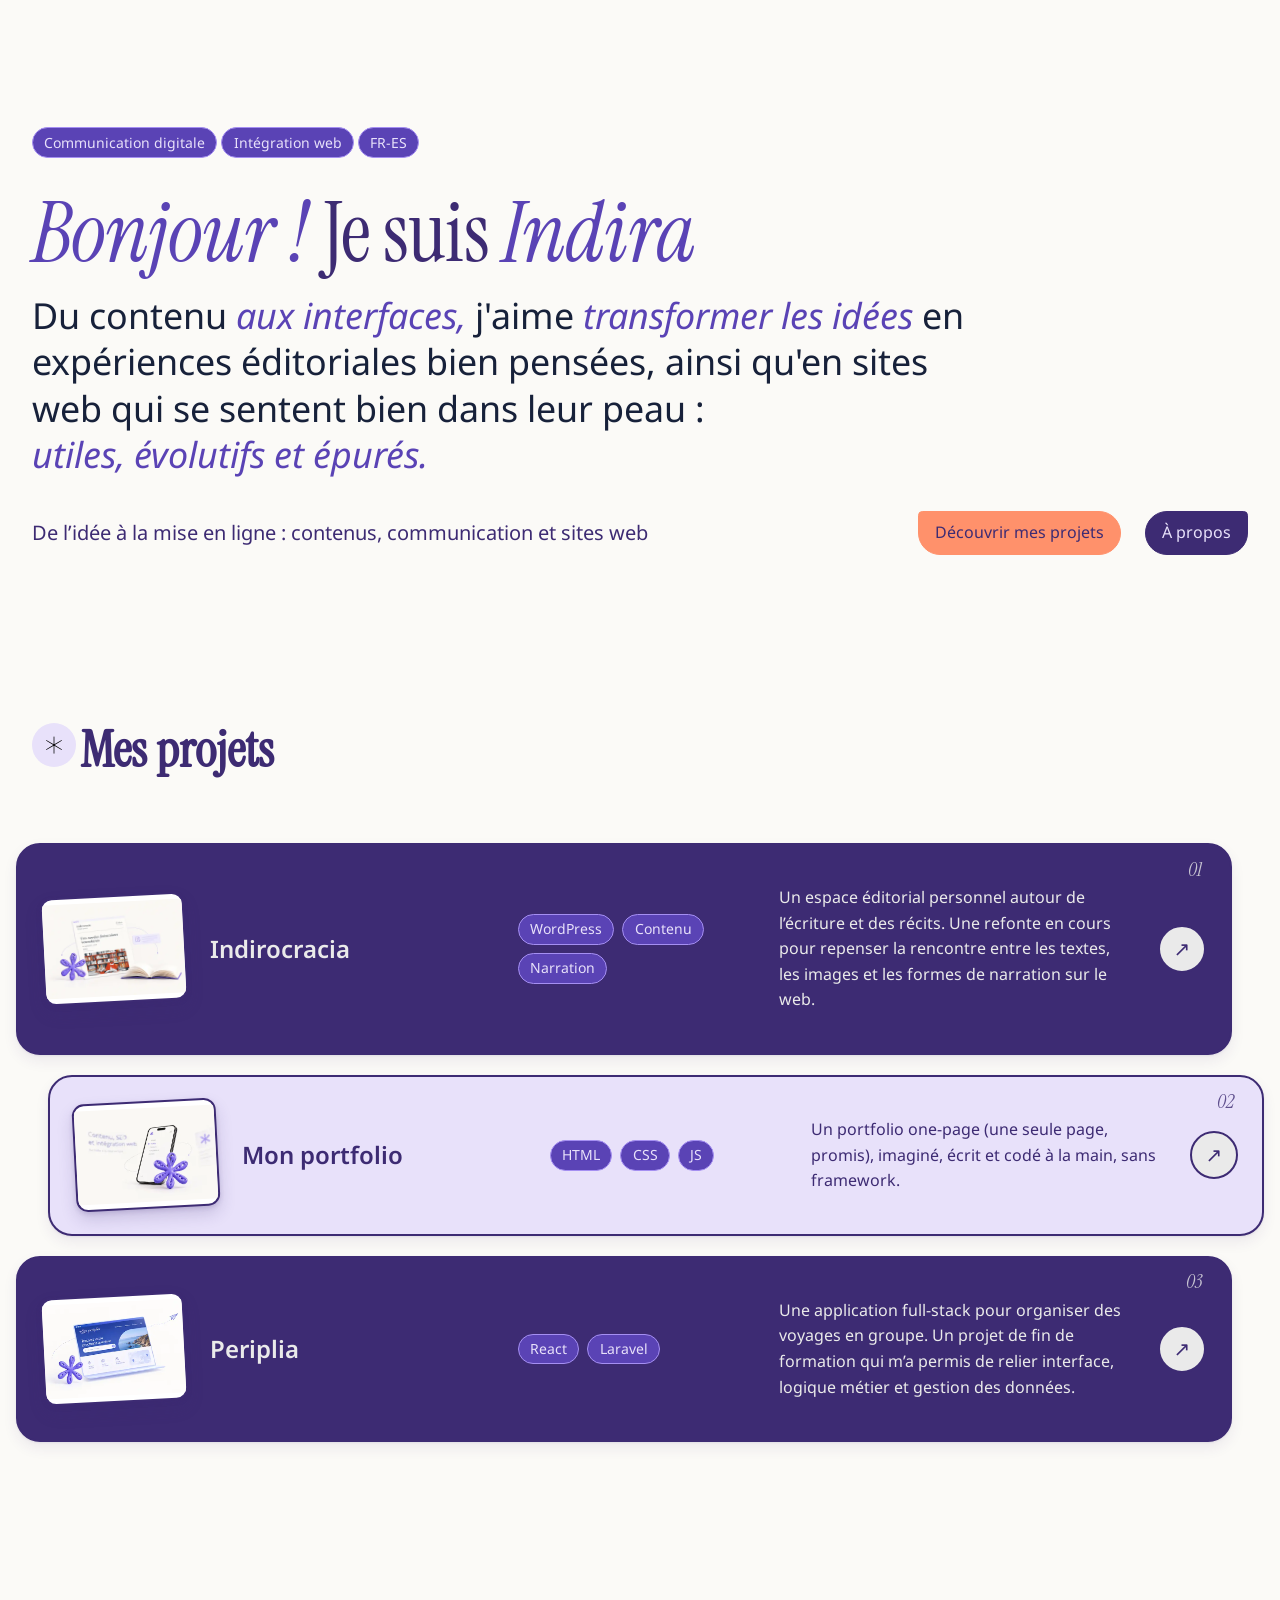
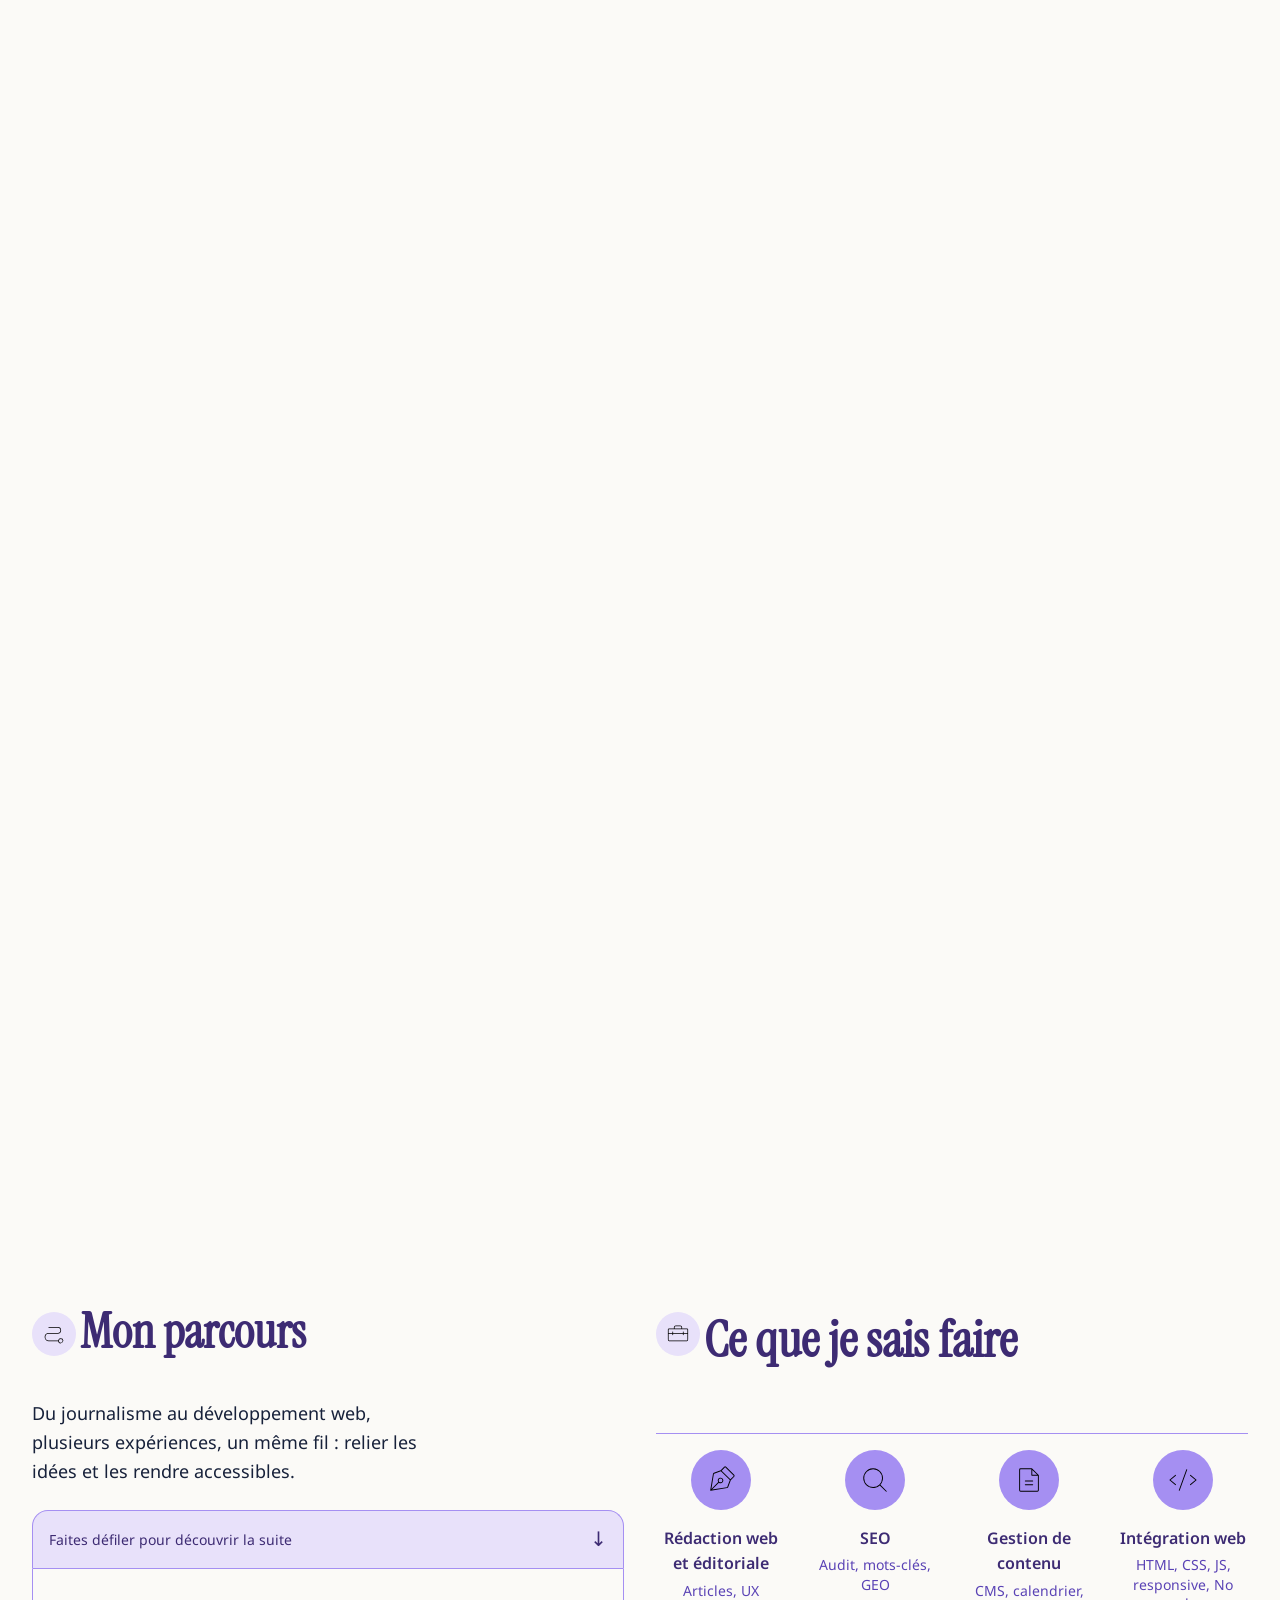
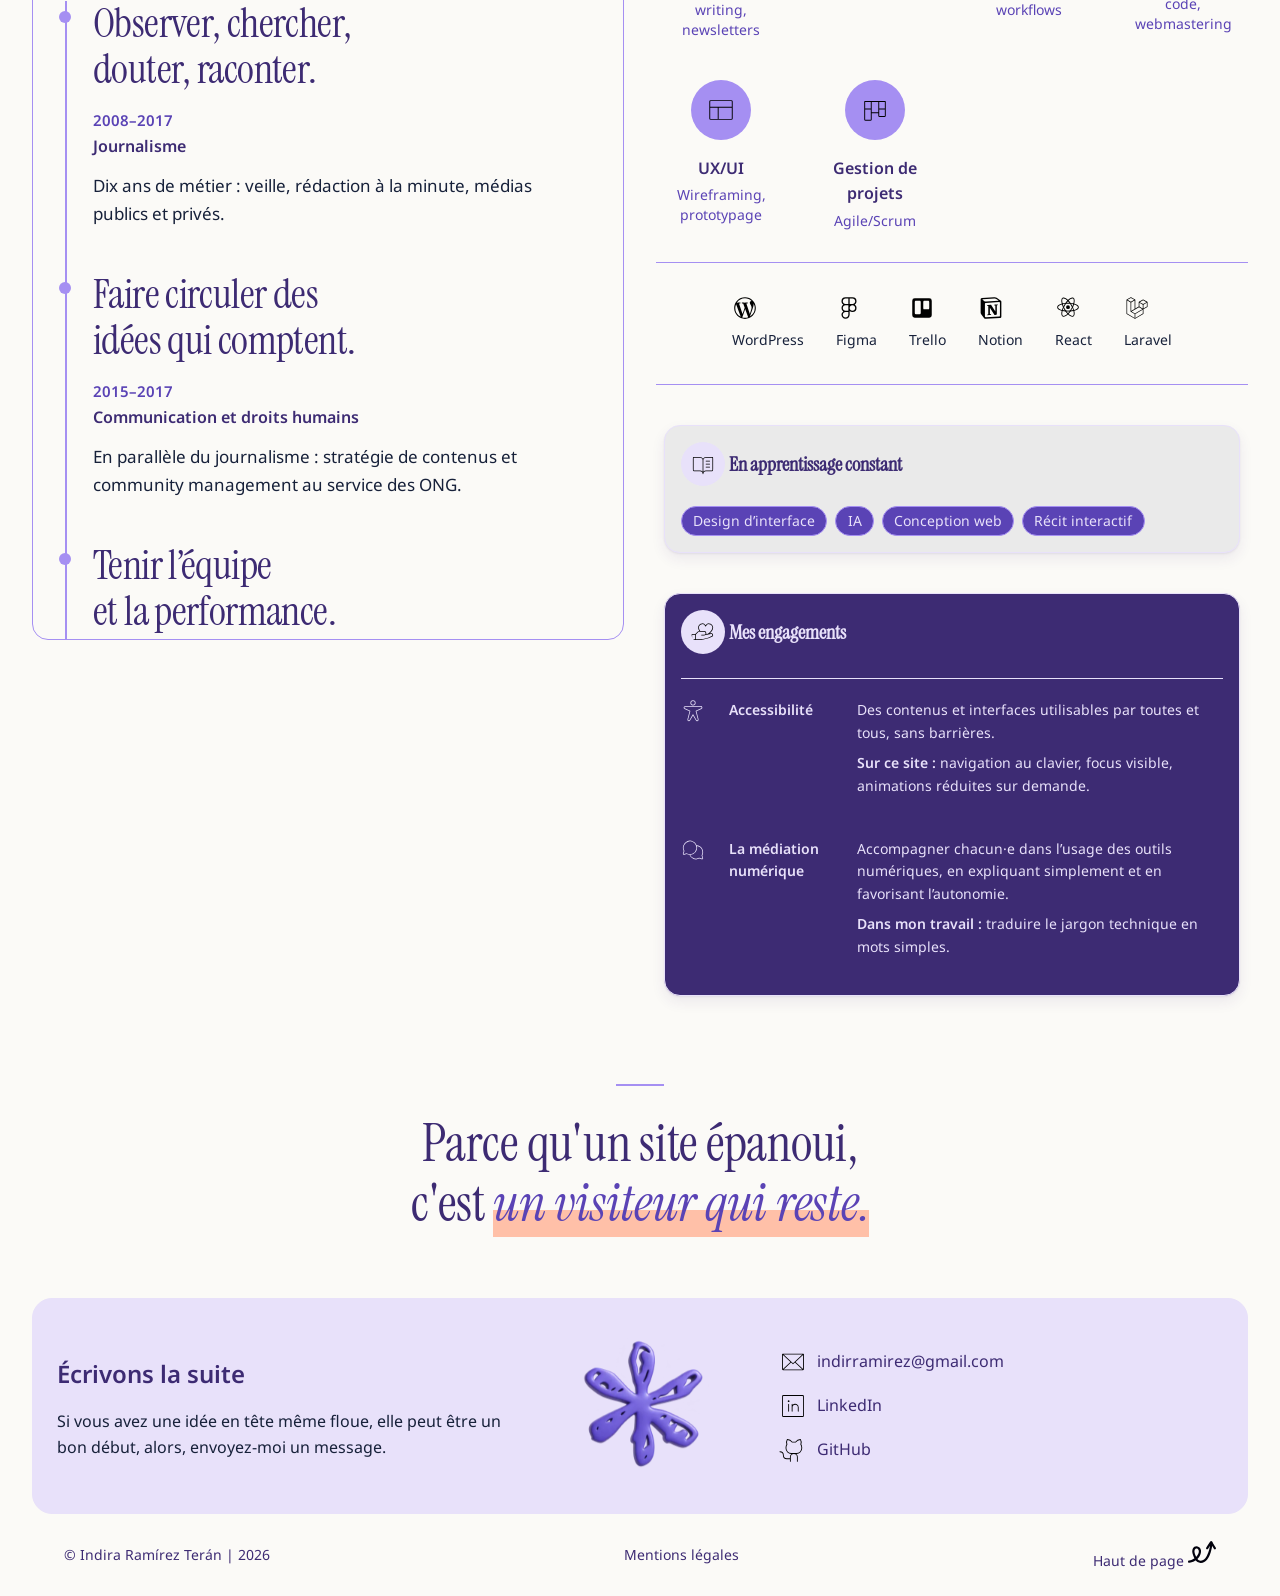
<file: index.html>
<!doctype html>
<html lang="fr">
  <head>
    <script async src="https://www.googletagmanager.com/gtm.js?id=GTM-WDHGWD3K"></script>
<script>
  window.dataLayer = window.dataLayer || [];
  function gtag(){dataLayer.push(arguments);}
  gtag('js', new Date());
</script>
    <meta charset="UTF-8">
    <meta name="viewport" content="width=device-width, initial-scale=1.0">
    <meta
      name="description"
      content="Indira Ramírez Terán, communication digitale et intégration web : contenus éditoriaux, SEO et sites accessibles, en français et espagnol.">
    <link rel="canonical" href="https://indiramirez.fr/">
    <meta property="og:type" content="website">
    <meta property="og:site_name" content="Indira Ramírez Terán">
    <meta
      property="og:title"
      content="Indira Ramírez Terán — Communication digitale et intégration web">
    <meta
      property="og:description"
      content="Communication digitale et intégration web, de l'idée à la mise en ligne">
    <meta property="og:url" content="https://indiramirez.fr/">
    <title>
      Indira Ramírez Terán — Communication digitale et intégration web
    </title>
    <link rel="icon" href="assets/images/favicon.png" type="image/png" />
    <link rel="stylesheet" href="css/style.css">
    <link
      rel="preload"
      href="assets/font/instrument-serif/instrument-serif-latin-regular.woff2"
      as="font"
      type="font/woff2"
      crossorigin>
    <meta
      property="og:image"
      content="https://indiramirez.fr/assets/images/og-image.png">
    <meta property="og:image:width" content="1200">
    <meta property="og:image:height" content="630">
    <meta name="twitter:card" content="summary_large_image">
    <meta property="og:locale" content="fr_FR">
    <meta
      name="twitter:title"
      content="Indira Ramírez Terán — Communication digitale et intégration web">
    <meta name="color-scheme" content="light dark">
    <script type="application/ld+json">
      {
        "@context": "https://schema.org",
        "@type": "Person",
        "name": "Indira Ramírez Terán",
        "url": "https://indiramirez.fr/",
        "jobTitle": "Communication digitale et intégration web",
        "knowsLanguage": ["fr", "es", "en"],
        "sameAs": [
          "https://www.linkedin.com/in/indira-ramirez-teran/",
          "https://github.com/Inditxtlab"
        ]
      }
    </script>
    <script>
      document.documentElement.classList.add("js");
      try {
        var t = localStorage.getItem("theme");
        if (
          t === "dark" ||
          (!t && matchMedia("(prefers-color-scheme: dark)").matches)
        ) {
          document.documentElement.setAttribute("data-theme", "dark");
        }
      } catch (e) {}
    </script>
  </head>
  <body id="body">
    <div class="scroll-progress" aria-hidden="true"></div>
    <header class="site-header" id="accueil">
      <a class="site-header__name" href="#accueil">
        <img
          class="site-header__avatar"
          src="assets/images/photoprofil.webp"
          alt=""
          width="48"
          height="48">
        <span class="site-header__brand">Indira Ramírez Terán</span></a
      >
      <nav class="main-nav" aria-label="Navigation principale">
        <ul class="main-nav__list">
          <li><a href="#projects">Projets</a></li>
          <li><a href="#apropos">À propos</a></li>
          <li><a href="#parcours">Parcours</a></li>
          <li><a href="#contact">Écrivez-moi</a></li>
          <li>
            <a
              class="btn-outline"
              href="assets/documents/indiraramirezterancv.pdf"
              download
              >Télécharger mon CV</a
            >
          </li>
          <li>
            <button
              id="theme-toggle"
              class="btn-outline"
              aria-label="Passer au mode sombre"
            >
              🌙
            </button>
          </li>
        </ul>
      </nav>
    </header>
    <main>
      <section class="hero">
        <img class="hero__deco" src="assets/images/logo3d.webp" alt="" width="150" height="150" aria-hidden="true">
        <span class="tag">Communication digitale</span>
        <span class="tag">Intégration web</span>
        <span class="tag" aria-label="">FR-ES</span>
        <h1 class="hero__title">
          <span class="hero__name"
            ><span class="relief">Bonjour&nbsp;!</span> Je suis
            <span class="relief">Indira</span></span
          ><span class="hero__rest">
            Du contenu <span class="relief">aux interfaces,</span> j'aime
            <span class="relief">transformer les idées</span> en expériences
            éditoriales bien pensées, ainsi qu'en sites web qui se sentent bien
            dans leur peau&nbsp;: <br>
            <span class="relief">utiles, évolutifs et épurés.</span>
        </h1>
        <div class="hero__intro">
          <div class="hero__texts">
            <p class="hero__subtitle">
              De l’idée à la mise en ligne : contenus, communication et sites
              web
            </p>
          </div>
          <div class="btn-block">
            <a class="btn-outline" href="#projects">Découvrir mes projets</a>
            <a class="btn-primary" href="#apropos">À propos</a>
          </div>
        </div>
      </section>
      <section id="projects" class="projects">
        <div class="section-heading">
          <img class="icon" src="assets/icons/asterisk-thin.svg" alt="">
          <h2 class="project-title">Mes projets</h2>
        </div>
        <ol class="project-list">
          <li class="project-row">
            <img
              class="project-row__image"
              src="assets/images/img_project.webp"
              alt="Page d'accueil d'Indirocracia"
              width="320"
              height="240"
              loading="lazy"
            />
            <h3 class="project-row__title">Indirocracia</h3>
            <div class="tag-list">
              <span class="tag">WordPress</span> <span class="tag">Contenu</span
              ><span class="tag">Narration</span>
            </div>
            <p class="project-row__text">
              Un espace éditorial personnel autour de l’écriture et des récits.
              Une refonte en cours pour repenser la rencontre entre les textes,
              les images et les formes de narration sur le web.
            </p>
            <a
              class="project-row__link"
              href="https://indirocracia.wordpress.com/"
              target="_blank"
              rel="noopener"
              aria-label="Visiter le blog Indirocracia dans un nouvel onglet"
              title="Visiter le blog Indirocracia"
              >↗</a
            >
          </li>
          <li class="project-row">
            <img
              class="project-row__image"
              src="assets/images/monportfolio.webp"
              alt="Page d'accueil de mon portfolio"
              width="320"
              height="240"
              loading="lazy"
            />
            <h3 class="project-row__title">Mon portfolio</h3>

            <div class="tag-list">
              <span class="tag">HTML</span>
              <span class="tag">CSS</span>
              <span class="tag">JS</span>
            </div>
            <p class="project-row__text">
              Un portfolio one-page (une seule page, promis), imaginé, écrit et
              codé à la main, sans framework.
            </p>
            <a
              class="project-row__link"
              href="https://github.com/Inditxtlab/txtlab-portfolio"
              target="_blank"
              rel="noopener"
              aria-label="Voir le code du projet Mon portfolio"
              title="Voir code"
              >↗</a
            >
          </li>
          <li class="project-row">
            <img
              class="project-row__image"
              src="assets/images/periplia.webp"
              alt="Projet fullstack : Periplia, gestion de voyages en groupe"
              width="320"
              height="240"
              loading="lazy">
            <h3 class="project-row__title">Periplia</h3>
            <div class="tag-list">
              <span class="tag">React</span><span class="tag">Laravel</span>
            </div>
            <p class="project-row__text">
              Une application full-stack pour organiser des voyages en groupe.
              Un projet de fin de formation qui m’a permis de relier interface,
              logique métier et gestion des données.
            </p>
            <a
              class="project-row__link"
              href="https://github.com/Inditxtlab/periplia_projet"
              target="_blank"
              rel="noopener"
              aria-label="Voir le code du projet Periplia"
              title="Voir code"
              >↗</a
            >
          </li>
        </ol>
      </section>
      <section id="apropos" class="about" aria-labelledby="about-title">
        <div class="about__sticky">
          <div class="about-text">
            <h2 class="about__title" id="about-title">
              Je fais le <span class="about__accent">pont</span> entre le
              contenu et la tech
            </h2>
            <p>
              De formation journaliste, après la rédaction et la communication,
              je me suis formée au développement web pour comprendre ce qui se
              passe derrière l'écran. Aujourd'hui, je m'occupe de tout ce qui
              vit en ligne dans votre projet : texte, pages, calendrier,
              publication. En équipe ou en indépendante.
            </p>
            <p>Bref, écrire clair, construire propre, rendre accessible.</p>
            <p>
              L'espagnol est ma langue maternelle, je rédige et travaille aussi
              en français et j'ai une compréhension professionnelle de
              l'anglais.
            </p>
            <span class="tag">Disponible en CDI, CDD ou en freelance</span>
          </div>

          <div class="about__media">
            <img
              src="assets/images/cadrephotoindira.webp"
              width="400"
              height="278"
              loading="lazy"
              decoding="async"
              alt="Indira Ramírez Terán"
            />
          </div>
        </div>
      </section>
      <div class="resume-layout">
        <!--PARCOURS -->
        <section
          id="parcours"
          class="resume resume--editorial"
          aria-labelledby="parcours-title"
        >
          <div class="section-heading">
            <img class="icon" src="assets/icons/path-thin.svg" alt="" />
            <h2 class="resume-title" id="parcours-title">Mon parcours</h2>
          </div>

          <p class="resume__intro">
            Du journalisme au développement web, plusieurs expériences, un même
            fil : relier les idées et les rendre accessibles.
          </p>

          <p class="resume__scroll-hint" id="parcours-hint">
            <span>Faites défiler pour découvrir la suite</span>
            <span aria-hidden="true">↓</span>
          </p>

          <div
            class="resume__viewport"
            role="region"
            aria-label="Les étapes de mon parcours"
            aria-describedby="parcours-hint"
            tabindex="0"
          >
            <div class="timeline">
              <article class="timeline__item">
                <h3 class="timeline__headline">
                  Observer, chercher,<br />
                  douter, raconter.
                </h3>

                <p class="timeline__meta">
                  <span class="timeline__date">2008–2017</span>
                  <span class="timeline__role">Journalisme</span>
                </p>

                <p class="timeline__description">
                  Dix ans de métier : veille, rédaction à la minute, médias
                  publics et privés.
                </p>
              </article>

              <article class="timeline__item">
                <h3 class="timeline__headline">
                  Faire circuler des idées qui comptent.
                </h3>

                <p class="timeline__meta">
                  <span class="timeline__date">2015–2017</span>
                  <span class="timeline__role">
                    Communication et droits humains
                  </span>
                </p>

                <p class="timeline__description">
                  En parallèle du journalisme : stratégie de contenus et
                  community management au service des ONG.
                </p>
              </article>

              <article class="timeline__item">
                <h3 class="timeline__headline">
                  Tenir l’équipe<br />
                  et la performance.
                </h3>

                <p class="timeline__meta">
                  <span class="timeline__date">2017–2019</span>
                  <span class="timeline__role">
                    Management et relation client
                  </span>
                </p>

                <p class="timeline__description">
                  Une équipe de 25 personnes, plus de 1 000 clients par semaine,
                  et zéro manuel pour les imprévus.
                </p>
              </article>

              <article class="timeline__item">
                <h3 class="timeline__headline">
                  Écrire, structurer,<br />
                  mesurer.
                </h3>

                <p class="timeline__meta">
                  <span class="timeline__date">2020–2022</span>
                  <span class="timeline__role">
                    Universidad ISEP · Contenu et SEO
                  </span>
                </p>

                <p class="timeline__description">
                  Rédactrice, puis Content &amp; SEO Specialist, à distance :
                  stratégie éditoriale, articles SEO, newsletters, e-books et
                  scénarios de formation en ligne.
                </p>
              </article>

              <article class="timeline__item">
                <h3 class="timeline__headline">
                  Écrire pour être lue,<br />
                  pas seulement publiée.
                </h3>

                <p class="timeline__meta">
                  <span class="timeline__date">2021–2025</span>
                  <span class="timeline__role">France-Novastan</span>
                </p>

                <p class="timeline__description">
                  Rédaction web et SEO : écrire pour rendre lisible une région
                  lointaine.
                </p>
              </article>

              <article class="timeline__item">
                <h3 class="timeline__headline">
                  Passer de l’autre côté de l’écran.
                </h3>

                <p class="timeline__meta">
                  <span class="timeline__date">2024–2025</span>
                  <span class="timeline__role">
                    Simplon · Développement web
                  </span>
                </p>

                <p class="timeline__description">
                  Une formation intensive, des projets et un stage pour
                  comprendre comment le web fonctionne et apprendre à le
                  construire.
                </p>
              </article>

              <article class="timeline__item">
                <h3 class="timeline__headline">
                  Relier. Et continuer<br />
                  à apprendre.
                </h3>

                <p class="timeline__meta">
                  <span class="timeline__date">Aujourd’hui</span>
                  <span class="timeline__role"> À la croisée des chemins </span>
                </p>

                <p class="timeline__description">
                  Faire dialoguer mes expériences dans des projets où le
                  contenu, la communication et le web se renforcent
                  mutuellement.
                </p>
              </article>
            </div>
          </div>
        </section>
        <!--COMPÉTENCES ET ENGAGEMENTS -->
        <section class="skills" aria-labelledby="skills-title">
          <div class="section-heading">
            <img class="icon" src="assets/icons/toolbox-thin.svg" alt="" />
            <h2 class="skills-title" id="skills-title">Ce que je sais faire</h2>
          </div>

          <div class="skills__grid">
            <div class="skill">
              <div class="skill__icon">
                <img src="assets/icons/pen-nib-thin.svg" alt="" />
              </div>
              <h3>Rédaction web et éditoriale</h3>
              <p class="skill__desc">Articles, UX writing, newsletters</p>
            </div>

            <div class="skill">
              <div class="skill__icon">
                <img src="assets/icons/magnifying-glass-thin.svg" alt="" />
              </div>
              <h3>SEO</h3>
              <p class="skill__desc">Audit, mots-clés, GEO</p>
            </div>

            <div class="skill">
              <div class="skill__icon">
                <img src="assets/icons/file-text-thin.svg" alt="" />
              </div>
              <h3>Gestion de contenu</h3>
              <p class="skill__desc">CMS, calendrier, workflows</p>
            </div>

            <div class="skill">
              <div class="skill__icon">
                <img src="assets/icons/code-thin.svg" alt="" />
              </div>
              <h3>Intégration web</h3>
              <p class="skill__desc">
                HTML, CSS, JS, responsive, No code, webmastering
              </p>
            </div>

            <div class="skill">
              <div class="skill__icon">
                <img src="assets/icons/layout-thin.svg" alt="" />
              </div>
              <h3>UX/UI</h3>
              <p class="skill__desc">Wireframing, prototypage</p>
            </div>

            <div class="skill">
              <div class="skill__icon">
                <img src="assets/icons/kanban-thin.svg" alt="" />
              </div>
              <h3>Gestion de projets</h3>
              <p class="skill__desc">Agile/Scrum</p>
            </div>
          </div>
          <div class="tools-box">
            <div class="tool">
              <img src="assets/icons/bxl--wordpress.svg" alt="" />
              WordPress
            </div>
            <div class="tool">
              <img src="assets/icons/bxl--figma.svg" alt="" />
              Figma
            </div>
            <div class="tool">
              <img src="assets/icons/bxl--trello.svg" alt="" />
              Trello
            </div>
            <div class="tool">
              <img src="assets/icons/bxl--notion.svg" alt="" />
              Notion
            </div>
            <div class="tool">
              <img src="assets/icons/bxl--react.svg" alt="" />
              React
            </div>
            <div class="tool">
              <img src="assets/icons/bxl--laravel.svg" alt="" />
              Laravel
            </div>
          </div>
          <div class="commitment-section">
            <div class="card-neutral">
              <div class="section-heading">
                <img
                  class="icon"
                  src="assets/icons/book-open-text-thin.svg"
                  alt=""
                />
                <h3>En apprentissage constant</h3>
              </div>
              <div class="tag-list">
                <span class="tag">Design d’interface</span>
                <span class="tag">IA</span>
                <span class="tag">Conception web</span>
                <span class="tag">Récit interactif</span>
              </div>
            </div>

            <div class="card-accent">
              <div class="section-heading">
                <img
                  class="icon"
                  src="assets/icons/hand-heart-thin.svg"
                  alt=""
                />
                <h3 class="commitments-title">Mes engagements</h3>
              </div>

              <ul class="commitments__list">
                <li class="commitment">
                  <span
                    class="commitment__icon commitment__icon--accessibility"
                    aria-hidden="true"
                  ></span>

                  <h4 class="commitment__title">Accessibilité</h4>

                  <div class="commitment__body">
                    <p class="commitment__text">
                      Des contenus et interfaces utilisables par toutes et tous,
                      sans barrières.
                    </p>

                    <p class="commitment__proof">
                      <strong>Sur ce site :</strong>
                      navigation au clavier, focus visible, animations réduites
                      sur demande.
                    </p>
                  </div>
                </li>
                <li class="commitment">
                  <span
                    class="commitment__icon commitment__icon--mediation"
                    aria-hidden="true"
                  ></span>
                  <h4 class="commitment__title">La médiation numérique</h4>
                  <div class="commitment__body">
                    <p class="commitment__text">
                      Accompagner chacun·e dans l’usage des outils numériques,
                      en expliquant simplement et en favorisant l’autonomie.
                    </p>

                    <p class="commitment__proof">
                      <strong>Dans mon travail :</strong>
                      traduire le jargon technique en mots simples.
                    </p>
                  </div>
                </li>
              </ul>
            </div>
          </div>
        </section>
      </div>
      <section class="closing" aria-label="Conviction">
        <p class="closing__quote">
          Parce qu'un site épanoui, c'est
          <em class="relief">un visiteur qui reste.</em>
        </p>
      </section>
      <section id="contact" class="contact">
        <div class="contact__intro">
          <h2 class="contact__title">Écrivons la suite</h2>
          <p class="contact__description">
            Si vous avez une idée en tête même floue, elle peut être un bon
            début, alors, envoyez-moi un message.
          </p>
        </div>
        <div class="logo-wrapper">
          <img
            src="assets/images/logo3d.webp"
            alt="Indira Ramírez Terán"
            class="main-logo"
          />
          <div class="skill-tag tag-1" aria-hidden="true">😀</div>
          <div class="skill-tag tag-2" aria-hidden="true">✨</div>
          <div class="skill-tag tag-3" aria-hidden="true">🧶</div>
          <div class="skill-tag tag-4" aria-hidden="true">📚</div>
          <div class="skill-tag tag-5" aria-hidden="true">🌞</div>
          <div class="skill-tag tag-6" aria-hidden="true">✍🏽</div>
        </div>
        <ul class="contact__links social-links">
          <li class="social-links__item">
            <img class="icon" src="assets/icons/envelope-thin.svg" alt="" /><a
              href="mailto:indirramirez@gmail.com"
              >indirramirez@gmail.com</a
            >
          </li>
          <li class="social-links__item">
            <img
              class="icon"
              src="assets/icons/linkedin-logo-thin.svg"
              alt=""
            /><a
              href="https://www.linkedin.com/in/indira-ramirez-teran/"
              target="_blank"
              rel="noopener"
              >LinkedIn</a
            >
          </li>
          <li class="social-links__item">
            <img
              class="icon"
              src="assets/icons/github-logo-thin.svg"
              alt=""
            /><a
              href="https://github.com/Inditxtlab"
              target="_blank"
              rel="noopener"
              >GitHub</a
            >
          </li>
        </ul>
      </section>
    </main>
    <footer class="site-footer">
      <p class="site-footer__copyright">
        © Indira Ramírez Terán | <span id="year">2026</span>
      </p>
      <a
        class="site-footer__copyright site-footer__legal"
        href="#mentions-modal"
        data-open-mentions
        >Mentions légales</a
      >
      <a href="#body" class="site-footer__top-link">
        <span class="back-to-top__text">Haut de page</span>
        <img class="icon" src="assets/icons/undraw_fun-arrow.svg" alt="" />
      </a>
    </footer>
    <div
      id="mentions-modal"
      class="modal"
      hidden
      role="dialog"
      aria-modal="true"
      aria-labelledby="mentions-title"
    >
      <div class="modal__content">
        <h2 id="mentions-title">Mentions légales</h2>
        <p><strong>Éditeur :</strong> Indira Ramírez Terán</p>
        <p><strong>Contact :</strong> indirramirez@gmail.com</p>
        <p>
          <strong>Hébergement :</strong> GitHub Pages (GitHub Inc., 88 Colin P.
          Kelly Jr Street, San Francisco, CA 94107, États-Unis)
        </p>
        <p>
          <strong>Données personnelles :</strong> ce site ne collecte aucune
          donnée personnelle. Si vous m'écrivez par e-mail, votre adresse est
          utilisée uniquement pour vous répondre.
        </p>
        <p>
          <strong>Cookies :</strong> Ce site n'utilise pas de cookies de suivi.
        </p>
        <p>
          <strong>Stockage local :</strong> le bouton de mode sombre enregistre
          votre préférence d'affichage (clair ou sombre) dans le stockage local
          de votre navigateur. Cette information reste sur votre appareil, n'est
          jamais transmise et ne sert à aucun suivi.
        </p>
        <button id="mentions-close" class="btn-outline">Fermer</button>
      </div>
    </div>
    <script src="js/main.js" defer></script>
  </body>
</html>
</file>
<file: css/style.css>
@font-face {
  font-family: "Noto Sans";
  src: url("../assets/font/noto-sans-v42-latin/noto-sans-v42-latin-regular.woff2")
    format("woff2");
  font-weight: 400;
  font-style: normal;
  font-display: swap;
}
@font-face {
  font-family: "Noto Sans";
  src: url("../assets/font/noto-sans-v42-latin/noto-sans-v42-latin-600.woff2")
    format("woff2");
  font-weight: 600;
  font-style: normal;
  font-display: swap;
}

@font-face {
  font-family: "Noto Sans";
  src: url("../assets/font/noto-sans-v42-latin-italic/noto-sans-v42-latin-italic.woff2")
    format("woff2");
  font-weight: 400;
  font-style: italic;
  font-display: swap;
}

@font-face {
  font-family: "Instrument Serif";
  src: url("../assets/font/instrument-serif/instrument-serif-latin-regular.woff2")
    format("woff2");
  font-weight: 400;
  font-style: normal;
  font-display: swap;
}
@font-face {
  font-family: "Instrument Serif";
  src: url("../assets/font/instrument-serif/instrument-serif-latin-italic.woff2")
    format("woff2");
  font-weight: 400;
  font-style: italic;
  font-display: swap;
}
:root {
  --violet-900: #3d2b73;
  --violet-700: #5a43b5;
  --violet-500: #a58ff2;
  --violet-100: #e8e1fa;
  --bg: #fbfaf7;
  --text: #17213a;
  --grey: #eaeaea;
  --radius: 10px;
  --shadow: 0 8px 24px rgb(61 43 115 / 0.15);
  --font-main: "Noto Sans", system-ui, sans-serif;
  --coral-500: #ff916b;
  --coral-300: #ffc0a8;
  color-scheme: light;
}
[data-theme="dark"] {
  color-scheme: dark;
}
*,
*::before,
*::after {
  box-sizing: border-box;
}

h2 {
  font-size: clamp(1.25rem, 2.5vw, 1.5rem);
  color: var(--violet-900);
}

h3 {
  font-size: clamp(1.5rem, 2.5vw, 1.75rem);
  color: var(--violet-900);
}
p {
  font-size: 1rem;
}

@media (prefers-reduced-motion: reduce) {
  html {
    scroll-behavior: auto;
  }
  *,
  *::before,
  *::after {
    animation-duration: 0.01ms !important;
    animation-iteration-count: 1 !important;
    transition-duration: 0.01ms !important;
    transition-delay: 0ms !important;
  }
  .hero,
  .project-row,
  .timeline__item,
  .card-neutral,
  .card-accent {
    opacity: 1 !important;
    transform: none !important;
  }
}
a:focus-visible,
button:focus-visible,
input:focus-visible,
textarea:focus-visible {
  outline: 2px solid var(--violet-900);
  outline-offset: 3px;
}
body {
  margin: 0;
  width: min(100% - 3rem, 76rem);
  margin-inline: auto;
  font-family: var(--font-main);
  background: var(--bg);
  color: var(--text);
  line-height: 1.6;
}
.scroll-progress {
  position: fixed;
  top: 0;
  left: 0;
  width: 100%;
  height: 3px;
  background: var(--coral-500);
  transform-origin: left;
  transform: scaleX(0);
  z-index: 1001;
}

@media (prefers-reduced-motion: reduce) {
  .scroll-progress {
    display: none;
  }
}

.site-header {
  width: 100%;
  display: flex;
  flex-wrap: wrap;
  gap: 0.5rem;
  justify-content: space-between;
  align-items: center;
  padding-bottom: 1.5rem;
  border-bottom: var(--violet-500) solid 0.5px;
  position: sticky;
  top: 0;
  z-index: 10;
  background: var(--bg);
  transition: transform 0.2s ease;
}

.site-header__name {
  padding-top: 0.5rem;
  display: flex;
  align-items: center;
  gap: 0.5rem;
  text-decoration: none;
}
.site-header__name img {
  height: 48px;
  width: 48px;
  border-radius: 50%;
  border: var(--violet-500) solid 1px;
  object-fit: cover;
}

.site-header__brand {
  font-size: 1rem;
  color: var(--violet-900);
  font-weight: 600;
  margin: 0;
}

.site-header--hidden {
  transform: translateY(-100%);
}
html {
  scroll-padding-top: 4rem;
}

@media (max-width: 55rem), (hover: none) {
  .site-header--hidden {
    transform: none;
  }
}

.main-nav__list {
  display: flex;
  flex-wrap: wrap;
  align-items: center;
  gap: 1.5rem;
  list-style: none;
  padding: 0;
  margin: 0;
}
.main-nav__list a {
  color: var(--violet-900);
  text-decoration: none;
  transition: opacity 0.2s ease;
}
.main-nav__list a:not(.btn-outline):hover {
  color: var(--violet-500);
  opacity: 0.7;
}

.btn-outline {
  display: inline-block;
  background: transparent;
  color: var(--violet-900);
  border: var(--violet-900) solid 1px;
  border-radius: 10px 50px 50px;
  padding: 0.5rem 1rem;
  cursor: pointer;
  transition:
    transform 0.25s ease,
    background-color 0.25s ease,
    color 0.25s ease;
  text-decoration: none;
}

.btn-outline:hover {
  background-color: var(--violet-500);
  color: var(--text);
  transform: translateY(-2px);
}

@media (max-width: 55rem) {
  .site-header {
    position: static;
  }
  .main-nav__list a {
    padding-block: 0.5rem;
  }

  html {
    scroll-padding-top: 1rem;
  }
}

.hero__name {
  display: block;
  font-family: "Instrument Serif", Georgia, "Times New Roman", serif;
  font-weight: 400;
  font-size: clamp(2.75rem, 8.5vw, 5.25rem);
  letter-spacing: -0.01em;
  color: var(--violet-900);
  line-height: 1.03;
  margin-bottom: 1rem;
}
[data-theme="dark"] .hero__name {
  color: var(--heading);
}
.hero__rest {
  display: block;
  line-height: 1.3;
  max-width: 60rem;
  font-size: clamp(1.35rem, 2.8vw, 2.25rem);
}
.hero .tag {
  display: inline-block;
  margin-top: 0.5rem;
}
.hero__title {
  font-size: clamp(1.7rem, 4vw, 3rem);
  line-height: 1.2;
  font-weight: 400;
  max-width: 60rem;
  margin-block: 2rem;
}

.relief {
  font-style: italic;
  color: var(--violet-700);
}
.relief:hover {
  font-style: normal;
  background: linear-gradient(transparent 60%, var(--violet-100) 60%);
}

.hero {
  padding-block: clamp(1rem, 3vw, 2.5rem) clamp(2rem, 5vw, 4rem);
  position: relative;
  isolation: isolate;
  clip-path: inset(-100vh -100vw 0 -100vw);
}

.hero__subtitle {
  font-size: 1.25rem;
  color: var(--violet-900);
  padding-bottom: 0;
  margin: 0;
}
.hero__intro {
  display: flex;
  flex-wrap: wrap;
  justify-content: space-between;
  align-items: center;
  gap: 1rem;
  margin-bottom: 1rem;
}

.btn-primary {
  display: inline-block;
  padding: 0.5rem 1rem;
  background: var(--violet-900);
  color: var(--violet-100);
  border: 1px solid var(--violet-900);
  border-radius: 50px 10px 50px 50px;
  text-decoration: none;
  transition:
    transform 0.25s ease,
    background-color 0.25s ease,
    color 0.25s ease;
}
.btn-primary:hover {
  background: var(--violet-700);
  transform: translateY(-2px);
}

.btn-block {
  display: flex;
  flex-wrap: wrap;
  justify-content: space-between;
  gap: 1.5rem;
}
/*SECTION PROJETS*/
.projects {
  margin-top: 2rem;
}
.project-list {
  margin: 0;
  padding: 0;
  list-style: none;
  display: grid;
  gap: 1.25rem;
  counter-reset: project;
}
.project-row {
  transition:
    opacity 550ms ease,
    transform 550ms cubic-bezier(0.22, 1, 0.36, 1);
  counter-increment: project;
  position: relative;
  display: grid;
  grid-template-columns: 9rem 1.2fr 1fr 1.5fr 3rem;
  grid-template-areas: "image title tags text link";
  gap: 1.5rem;
  align-items: center;
  padding: 1.5rem;
  border: 2px solid var(--violet-900);
  border-radius: 1.5rem;
  background: var(--violet-100);
  color: var(--violet-900);
  cursor: pointer;
}
.js .project-row {
  opacity: 0;
  transform: translateY(14px);
}
.project-row::before {
  content: counter(project, decimal-leading-zero);
  position: absolute;
  top: 0.85rem;
  right: 1.75rem;
  font-family: "Instrument Serif", Georgia, serif;
  font-style: italic;
  font-size: 1.25rem;
  line-height: 1;
  opacity: 0.8;
}

.project-row:nth-child(odd) {
  background: var(--violet-900);
  color: var(--grey);
}

.project-row.is-visible {
  opacity: 1;
  transform: translateY(0);
}

.project-row.is-visible:hover {
  transform: translateY(-2px);
  transition:
    opacity 550ms ease,
    transform 200ms ease;
}
.project-row:focus-within {
  outline: 2px solid var(--violet-900);
  outline-offset: 3px;
}
.project-row__image {
  grid-area: image;
  width: 100%;
  height: auto;
  aspect-ratio: 4 / 3;
  object-fit: contain;
  border: 2px solid var(--violet-900);
  border-radius: 12px;
  background: #fff;
  transform: rotate(-3deg);
  transition: transform 0.2s ease;
}
.project-row__title {
  grid-area: title;
  margin: 0;
  color: inherit;
  font-size: 1.5rem;
}
.project-row .tag-list {
  grid-area: tags;
}
.project-row__text {
  grid-area: text;
}
.project-row:hover .project-row__image {
  transform: rotate(0) scale(1.03);
}
.tag-list {
  display: flex;
  flex-wrap: wrap;
  gap: 0.5rem;
}
.tag {
  background-color: var(--violet-700);
  color: var(--violet-100);
  border: 1px solid var(--violet-500);
  font-size: 0.875rem;
  padding: 0.2rem 0.7rem;
  border-radius: 999px;
}
.project-row__link {
  grid-area: link;
  display: grid;
  place-items: center;
  width: 3rem;
  height: 3rem;
  border: 2px solid var(--violet-900);
  border-radius: 50%;
  background: var(--grey);
  color: var(--violet-900);
  font-size: 1.25rem;
  text-decoration: none;
  transition: background-color 0.2s ease;
}
.project-row:hover .project-row__link {
  background: var(--violet-500);
}
.project-row__link::after {
  content: "";
  position: absolute;
  inset: 0;
  border-radius: inherit;
}
@media (max-width: 55rem) {
  .project-row {
    grid-template-columns: 1fr auto;
    grid-template-areas:
      "image image"
      "title link"
      "tags  tags"
      "text  text";
    gap: 0.75rem 1rem;
    align-items: start;
  }

  .project-row__image {
    width: 100%;
    aspect-ratio: 16 / 10;
    object-fit: cover;
    transform: none;
  }

  .project-row:hover .project-row__image {
    transform: none;
  }
}

/*SECTION A PROPOS*/
.about {
  margin-top: 2rem;
  height: 150vh;
  position: relative;
}

.about__sticky {
  position: sticky;
  top: 0;
  height: 100vh;
  display: flex;
  justify-content: space-between;
  align-items: center;
  gap: 3rem;
  padding: 0 5vw;
  box-sizing: border-box;
}

.about-text {
  flex: 1;
  max-width: 560px;
}

.about__title {
  margin-top: 0;
  font-size: clamp(2.25rem, 4vw, 3.5rem);
  font-family: "Instrument Serif", Georgia, serif;
  color: var(--violet-900);
}

.about__accent {
  text-decoration: underline;
  text-decoration-color: var(--coral-500);
  text-decoration-thickness: 4px;
  text-underline-offset: 0.2em;
}

.about-text p {
  margin-top: 0;
  margin-bottom: 0.8rem;
  font-size: clamp(1rem, 1.3vw, 1.1rem);
  line-height: 1.5;
  font-weight: 400;
}

.about .tag {
  display: inline-block;
  
}

.about__media img {
  display: block;
  max-height: 55vh;
  max-width: 100%;
  width: auto;
  height: auto;
}

.js .about-text > *,
.js .about__media {
  opacity: 0;
  will-change: transform, opacity;
}
/* Petits écrans*/
@media (max-width: 768px), (max-height: 560px) {
  .about {
    height: auto;
  }
  .about__sticky {
    position: static;
    height: auto;
    padding: 0;
  }
}
@media (max-width: 768px) {
  .about__sticky {
    flex-direction: column;
    align-items: stretch;
    gap: 1.5rem;
  }
  .about__media {
    width: 100%;
  }
  .about__media img {
    display: block;
    width: min(100%, 24rem);
    max-width: 100%;
    max-height: none;
    height: auto;
    margin-inline: auto;
  }
}
/* SECTION PARCOURS */

.timeline {
  position: relative;
  padding-left: 2rem;
  display: flex;
  flex-direction: column;
  gap: 2rem;
}

/* Ligne verticale qui se dessine */
.timeline::before {
  content: "";
  position: absolute;
  top: 0;
  bottom: 0;
  left: 0;
  width: 2px;
  background: var(--violet-500);
  transform-origin: top;
  transition: transform 1.2s cubic-bezier(0.22, 1, 0.36, 1);
}

.js .timeline::before {
  transform: scaleY(0);
}

.timeline.is-visible::before {
  transform: scaleY(1);
}

.timeline__item {
  position: relative;
  transition:
    opacity 0.6s ease,
    transform 0.6s ease;
}

.js .timeline__item {
  opacity: 0;
  transform: translateY(30px);
}

.timeline__item.is-visible {
  opacity: 1;
  transform: translateY(0);
}
.timeline__item:hover {
  transform: translateX(4px);
}
.timeline__item::before {
  content: "";
  width: 12px;
  height: 12px;
  border-radius: 50%;
  background: var(--violet-500);
  position: absolute;
  left: calc(-2rem - 6px);
  transition:
    background-color 0.2s ease,
    transform 0.2s ease;
  top: 4px;
}

.timeline__item:hover::before {
  background-color: var(--coral-500);
  transform: scale(1.3);
}

.timeline__date {
  font-weight: 600;
  color: var(--violet-700);
  display: block;
}
.timeline__item h3 {
  margin: 0.2rem 0;
  color: var(--violet-700);
  font-size: 1rem;
}
.resume{margin-top: 2rem;}
.skills{margin-top: 0;}
.about__title,
.project-title,
.resume-title,
.skills-title {
  margin-bottom: 2rem;
  font-family: "Instrument Serif", Georgia, serif;
  font-size: clamp(2rem, 4vw, 3.25rem);
}
.timeline__summary {
  font-size: 0.875rem;
  font-weight: 600;
  padding: 0.5rem 0 0;
  color: var(--violet-700);
  text-transform: uppercase;
}

.skills__grid {
  display: grid;
  grid-template-columns: repeat(auto-fit, minmax(8rem, 1fr));
  gap: 1.5rem;
  background-color: var(--bg);
  border-top: solid 1px var(--violet-500);
}

.skill {
  text-align: center;
  margin-top: 1rem;
  transition:
    opacity 0.5s ease,
    transform 0.5s ease;
}
.js .skill {
  opacity: 0;
  transform: translateY(16px);
}
.skill.is-visible {
  opacity: 1;
  transform: translateY(0);
}

@media (prefers-reduced-motion: reduce) {
  .js .timeline::before {
    transform: scaleY(1);
    transition: none;
  }
  .js .skill {
    opacity: 1;
    transform: none;
    transition: none;
  }
}

.skill__desc {
  font-size: 0.875rem;
  color: var(--violet-700);
  margin: 0.25rem 0 0;
  line-height: 1.4;
}

.skill__icon {
  width: 60px;
  height: 60px;
  padding: 0.3rem;
  background-color: var(--violet-500);
  border-radius: 50%;
  display: flex;
  align-items: center;
  justify-content: center;
  margin: 0 auto 1rem;
  transition:
    transform 0.2s ease,
    box-shadow 0.2s ease;
}
.skill__icon img {
  width: 30px;
  height: 30px;
}
.skill:hover .skill__icon {
  transform: translateY(-3px);
  box-shadow: var(--shadow);
}

.skill h3 {
  margin: 0;
  font-size: 1rem;
}

.tools-box {
  display: flex;
  flex-wrap: wrap;
  gap: 2rem;
  justify-content: center;
  padding: 2rem;
  border-top: var(--violet-500) solid 1px;
  border-bottom: var(--violet-500) solid 1px;
  margin-top: 2rem;
}
.tool {
  display: flex;
  flex-direction: column;
  font-size: 0.875rem;
  gap: 0.5rem;
  text-align: center;
}

.tool img {
  height: 26px;
  width: 26px;
}

.commitment-section {
  display: flex;
  flex-direction: column;
  gap: 0.5rem;
  margin-top: 2rem;
  padding: 0.5rem;
}

.commitments__list {
  margin: 1.5rem 0 0;
  padding: 0;
  list-style: none;
  border-top: 1px solid var(--violet-100);
}
.commitment {
  display: grid;
  grid-template-columns: 2rem minmax(4rem, 7rem) 1fr;
  gap: 1rem;
  align-items: start;
  padding: 1.25rem 0;
  border-bottom: 1px solid var(--violet-900);
}
.commitment__icon {
  display: block;
  width: 24px;
  height: 24px;
  background-color: var(--violet-100);
  -webkit-mask-repeat: no-repeat;
  mask-repeat: no-repeat;
  -webkit-mask-position: center;
  mask-position: center;
  -webkit-mask-size: contain;
  mask-size: contain;
}

.commitment__icon--accessibility {
  -webkit-mask-image: url("../assets/icons/person-arms-spread-thin.svg");
  mask-image: url("../assets/icons/person-arms-spread-thin.svg");
}

.commitment__icon--mediation {
  -webkit-mask-image: url("../assets/icons/chats-circle-thin.svg");
  mask-image: url("../assets/icons/chats-circle-thin.svg");
}
.commitments-title {
  color: var(--violet-100);
  font-size: 1.25rem;
}
.commitment__title {
  margin: 0;
  font-size: 0.875rem;
  color: var(--violet-100);
}
.commitment__text {
  margin: 0 0 0.5rem;
  font-size: 0.875rem;
  color: var(--violet-100);
}
.commitment__proof {
  margin: 0;
  font-size: 0.875rem;
}

@media (max-width: 40rem) {
  .commitment {
    grid-template-columns: 2rem 1fr;
  }
  .commitment__body {
    grid-column: 1 / -1;
  }
}

.card-neutral,
.card-accent {
  transition:
    opacity 0.6s ease,
    transform 0.6s ease;
  padding: 1rem;
}

.card-accent {
  margin-top: 2rem;
  border: 1px solid var(--violet-100);
  border-radius: 1rem;
  background: var(--violet-900);
  color: var(--violet-100);
}

.card-neutral {
  background-color: var(--grey);
  border: var(--violet-100) solid 1px;
  border-radius: 1rem;
}

.js .card-neutral,
.js .card-accent {
  opacity: 0;
  transform: translateY(30px);
}

.card-neutral.is-visible,
.card-accent.is-visible {
  opacity: 1;
  transform: translateY(0);
}

.card-neutral h3,
.card-accent h3 {
  margin: 0 0 1rem;
  font-family: "Instrument Serif", Georgia, serif;
}

/* BANDE DE CONVICTION (avant le contact) */
.closing {
  margin-top: 4rem;
  padding: 1rem;
  text-align: center;
}
.closing::before {
  content: "";
  display: block;
  width: 3rem;
  height: 2px;
  background: var(--violet-500);
  margin: 0 auto 1.75rem;
}
.closing__quote {
  margin: 0 auto;
  max-width: 30ch;
  font-family: "Instrument Serif", Georgia, "Times New Roman", serif;
  font-weight: 400;
  font-size: clamp(1.9rem, 5vw, 3.25rem);
  line-height: 1.15;
  letter-spacing: -0.005em;
  color: var(--violet-900);
  text-wrap: balance;
}
[data-theme="dark"] .closing__quote {
  color: var(--heading);
}
/*FOOTER SECTION*/
/*CTA - CONTACT*/

.contact {
  display: grid;
  grid-template-columns: 1fr auto 1fr;
  width: 100%;
  align-items: center;
  border-radius: 20px;
  background-color: var(--violet-100);
  border: var(--violet-100) solid 1px;
  padding: 2rem 1.5rem;
  gap: 4rem;
  margin-top: 3rem;
}
.contact__title {
  font-size: 1.5rem;
  margin-bottom: 0.5rem;
}

@media (max-width: 768px) {
  .contact {
    grid-template-columns: 1fr;
    justify-items: center;
    text-align: center;
    gap: 1.5rem;
  }

  .contact__links {
    align-items: flex-start;
    justify-self: center;
  }
  .back-to-top__text {
    display: none;
  }
}

/* Conteneur principal */
.logo-wrapper {
  position: relative;
  display: inline-block;
  cursor: pointer;
}

.main-logo {
  width: 150px;
  height: auto;
  display: block;
}
.logo-wrapper:hover .main-logo {
  animation: logo-bounce 0.7s ease-out;
}
@keyframes logo-bounce {
  0% {
    transform: scale(1);
  }
  25% {
    transform: scale(1.12, 0.88);
  }
  50% {
    transform: scale(0.94, 1.08) translateY(-8px);
  }
  75% {
    transform: scale(1.04, 0.97);
  }
  100% {
    transform: scale(1);
  }
}
.skill-tag {
  position: absolute;
  padding: 6px 12px;
  color: #1a1a1a;
  border-radius: 20px;
  font-size: 15px;
  font-weight: bold;
  box-shadow: 0 4px 15px rgba(0, 0, 0, 0.15);
  white-space: nowrap;
  pointer-events: none;
  opacity: 0;
  transform: scale(0) translate(0, 0);

  transition:
    transform 0.4s cubic-bezier(0.68, -0.55, 0.27, 1.55),
    opacity 0.3s ease;
}

.tag-1 {
  top: -10px;
  right: -10px;
}
.tag-2 {
  top: -30px;
  right: 40px;
}
.tag-3 {
  bottom: 10px;
  right: 110px;
}
.tag-4 {
  bottom: -20px;
  left: 30px;
}
.tag-5 {
  top: 30px;
  left: -35px;
}
.tag-6 {
  top: 30px;
  left: 130px;
}

.logo-wrapper:hover .skill-tag {
  opacity: 1;
  transform: scale(1);
}

.logo-wrapper:hover .tag-1 {
  transition-delay: 0.05s;
}
.logo-wrapper:hover .tag-2 {
  transition-delay: 0.1s;
}
.logo-wrapper:hover .tag-3 {
  transition-delay: 0.1s;
}
.logo-wrapper:hover .tag-4 {
  transition-delay: 0.05s;
}
.logo-wrapper:hover .tag-5 {
  transition-delay: 0.15s;
}
/*SOCIAL MEDIA*/
.social-links {
  list-style: none;
  padding: 0;
  margin: 0;
  display: flex;
  flex-direction: column;
  gap: 1rem;
}

.social-links__item {
  display: flex;
  align-items: center;
  gap: 0.6rem;
}

.social-links__item a {
  text-decoration: none;
  gap: 0.6rem;
  transition: opacity 0.2s ease;
  color: var(--violet-900);
}

.social-links__item a:hover {
  opacity: 0.7;
}

.icon {
  width: 28px;
  height: 28px;
  flex-shrink: 0;
}

/*BAS DE PAGE*/
.site-footer {
  display: flex;
  justify-content: space-between;
  align-items: center;
  padding: 1rem 2rem;
}

.site-footer__copyright {
  font-size: 0.875rem;
  color: var(--violet-900);
  text-decoration: none;
}
.site-footer__top-link {
  font-size: 0.875rem;
  color: var(--violet-900);
  text-decoration: none;
  transition: opacity 0.2s ease;
}

.site-footer__top-link:hover {
  opacity: 0.7;
}

.section-heading {
  margin: 0 0 1.25rem;
  display: flex;
  align-items: center;
  gap: 0.25rem;
}
.section-heading h3 {
  margin: 0;
  line-height: 1.2;
  font-size: 1.25rem;
}
.section-heading .icon {
  box-sizing: border-box;
  width: 44px;
  height: 44px;
  padding: 10px;
  background: var(--violet-100);
  border-radius: 50%;
  margin: 0;
}

.modal {
  position: fixed;
  inset: 0;
  background: rgba(0, 0, 0, 0.6);
  display: flex;
  align-items: center;
  justify-content: center;
  z-index: 1000;
  padding: 1rem;
}

.modal[hidden] {
  display: none;
}

.modal__content {
  background: var(--bg);
  padding: 2rem;
  border-radius: var(--radius);
  max-width: 32rem;
  max-height: 80vh;
  overflow-y: auto;
  border: 1px solid var(--violet-500);
}

.modal__content h2 {
  margin-top: 0;
  color: var(--violet-900);
}

.modal__content p {
  font-size: 0.9rem;
  margin: 0.75rem 0;
  color: var(--text);
}

.modal__content strong {
  color: var(--violet-700);
}
.modal__content .btn-outline {
  margin-top: 1rem;
}

/* HERO*/
html.js .hero .hero__title,
html.js .hero .hero__subtitle,
html.js .hero .btn-block {
  opacity: 0;
  transform: translateY(14px);
  transition:
    opacity 650ms ease,
    transform 650ms cubic-bezier(0.22, 1, 0.36, 1);
}

html.js .hero .hero__subtitle {
  transition-delay: 180ms;
}

html.js .hero .btn-block {
  transition-delay: 260ms;
}

html.js .hero.is-visible .hero__title,
html.js .hero.is-visible .hero__subtitle,
html.js .hero.is-visible .btn-block {
  opacity: 1;
  transform: translateY(0);
}

@media (prefers-reduced-motion: reduce) {
  html.js .hero .hero__title,
  html.js .hero .hero__subtitle,
  html.js .hero .btn-block {
    opacity: 1;
    transform: none;
    transition: none;
  }
}

/* ====
   GESTION DU MODE SOMBRE MANUEL ([data-theme="dark"])
   ===== */

[data-theme="dark"] {
  --bg: #14111f;
  --text: #f6f5f5;
  --heading: #d9ccff;
  --accent: #b9a7f7;
  --surface: #221b38;
  --surface-neutral: #1d1830;
  --line: #4a3f80;
  --on-accent: #17132a;
}

[data-theme="dark"] h2,
[data-theme="dark"] h3,
[data-theme="dark"] .about__title,
[data-theme="dark"] .site-header__brand,
[data-theme="dark"] .main-nav__list a,
[data-theme="dark"] .hero__subtitle,
[data-theme="dark"] .site-footer__copyright,
[data-theme="dark"] .site-footer__top-link,
[data-theme="dark"] .social-links__item a,
[data-theme="dark"] .btn-outline {
  color: var(--heading);
  border-color: var(--line);
}

[data-theme="dark"] .project-row__title {
  color: inherit;
}

[data-theme="dark"] .relief {
  color: var(--accent);
}

[data-theme="dark"] .btn-primary {
  background: var(--violet-500);
  border-color: var(--violet-500);
  color: var(--on-accent);
}

[data-theme="dark"] .btn-primary:hover {
  background: var(--accent);
}

[data-theme="dark"] .card-neutral,
[data-theme="dark"] .contact {
  background: var(--surface-neutral);
  border-color: var(--line);
}

[data-theme="dark"] .timeline__date,
[data-theme="dark"] .timeline__summary,
[data-theme="dark"] .skill__desc,
[data-theme="dark"] .modal__content strong {
  color: var(--accent);
}

[data-theme="dark"] .btn-outline:hover {
  color: var(--on-accent);
}
[data-theme="dark"] .social-links__item .icon,
[data-theme="dark"] .tool img,
[data-theme="dark"] .site-footer__top-link .icon {
  filter: invert(1);
}

/* ================= ACCENT CORAIL =================
   Ce bloc reste en fin de fichier : il doit passer après les règles
   du mode sombre pour que le corail l'emporte. */

/* CTA principal : « Me contacter » */
.btn-block .btn-outline {
  background: var(--coral-500);
  border-color: var(--coral-500);
  color: var(--violet-900);
}
.btn-block .btn-outline:hover {
  background: var(--coral-300);
  border-color: var(--coral-300);
  color: var(--violet-900);
}

/* Survol en mode sombre (mots en relief du hero) */
[data-theme="dark"] .relief:hover {
  background: linear-gradient(transparent 60%, var(--line) 60%);
}

/* Phrase de cierre : marqueur corail */
.closing__quote .relief {
  background: linear-gradient(transparent 60%, var(--coral-300) 60%);
}
.closing__quote .relief:hover {
  background: linear-gradient(transparent 60%, var(--coral-500) 60%);
}
[data-theme="dark"] .closing__quote .relief {
  color: #f1ecff;
  background: linear-gradient(transparent 60%, rgb(255 145 107 / 0.45) 60%);
}
[data-theme="dark"] .closing__quote .relief:hover {
  background: linear-gradient(transparent 60%, rgb(255 145 107 / 0.55) 60%);
}

/* CURSEUR PERSONNALISÉ */

@media (hover: hover) and (pointer: fine) {
  html,
  body,
  a,
  button,
  input,
  textarea,
  select,
  [role="button"] {
    cursor: none;
  }

  .custom-cursor {
    position: fixed;
    top: 0;
    left: 0;
    width: 18px;
    height: 18px;
    border-radius: 50%;
    background: #5a43b5;
    mix-blend-mode: normal;
    pointer-events: none;
    z-index: 99999;
    transform: translate(-50%, -50%);
    transition:
      width 180ms ease,
      height 180ms ease,
      opacity 180ms ease;
    opacity: 0;
  }

  .custom-cursor.is-visible {
    opacity: 1;
  }

  .custom-cursor.is-hovering {
    width: 32px;
    height: 32px;
  }
}

/* Respect des préférences d'accessibilité */
@media (prefers-reduced-motion: reduce) {
  .custom-cursor {
    transition: none;
  }
}

/* Décalage éditorial des projets, ordinateur uniquement */
@media (min-width: 769px) {
  .project-row:nth-child(odd) {
    transform: translateX(-16px);
  }

  .project-row:nth-child(even) {
    transform: translateX(16px);
  }
}

/* Alignement normal sur mobile */
@media (max-width: 768px) {
  .project-row {
    transform: none;
  }
}

/* ================= PROFONDEUR : élévation à trois niveaux ================= */
:root {
  /* ombres teintées de violet, en deux couches : une nette, une diffuse */
  --shadow-1: 0 1px 2px rgb(61 43 115 / 0.08), 0 6px 14px rgb(61 43 115 / 0.08);
  --shadow-2: 0 2px 4px rgb(61 43 115 / 0.1), 0 14px 30px rgb(61 43 115 / 0.16);
  --header-fade: rgb(61 43 115 / 0.14);
}
[data-theme="dark"] {
  /* en sombre, l'ombre se voit peu : la bordure fait le travail */
  --shadow-1: 0 1px 2px rgb(0 0 0 / 0.5), 0 6px 14px rgb(0 0 0 / 0.35);
  --shadow-2: 0 2px 4px rgb(0 0 0 / 0.55), 0 14px 30px rgb(0 0 0 / 0.5);
  --header-fade: rgb(0 0 0 / 0.55);
}

/* Niveau 1 : éléments au repos */
.project-row,
.card-neutral,
.card-accent {
  box-shadow: var(--shadow-1);
}
.project-row__image {
  box-shadow:
    0 2px 4px rgb(61 43 115 / 0.15),
    0 8px 16px rgb(61 43 115 / 0.18);
}

/* Niveau 2 : survol des projets */
.project-row {
  transition:
    opacity 550ms ease,
    transform 550ms cubic-bezier(0.22, 1, 0.36, 1),
    box-shadow 250ms ease;
}
.project-row.is-visible:hover {
  box-shadow: var(--shadow-2);
  transform: translateY(-3px);
  transition:
    opacity 550ms ease,
    transform 200ms ease,
    box-shadow 250ms ease;
}
@media (min-width: 769px) {
  .project-row.is-visible:hover:nth-child(odd) {
    transform: translate(-16px, -3px);
  }
  .project-row.is-visible:hover:nth-child(even) {
    transform: translate(16px, -3px);
  }
}

/* Cabecière : la ligne devient une ombre dès que le contenu passe dessous.
   L'ombre occupe toute la largeur de l'écran : on n'en voit jamais les côtés. */
html {
  overflow-x: clip;
}
.site-header {
  transition:
    transform 0.2s ease,
    border-color 0.25s ease;
}
.site-header--stuck {
  border-bottom-color: transparent;
}
@media (min-width: 55.0625rem) {
  .site-header::after {
    content: "";
    position: absolute;
    top: 100%;
    left: 50%;
    width: 100vw;
    margin-left: -50vw;
    height: 16px;
    background: linear-gradient(var(--header-fade), transparent);
    opacity: 0;
    transition: opacity 0.25s ease;
    pointer-events: none;
  }
  .site-header--stuck::after {
    opacity: 1;
  }
  .site-header--hidden::after {
    opacity: 0;
  }
}

/* Écrans étroits : le numéro a sa propre bande au-dessus de l'image */
@media (max-width: 55rem) {
  .project-row {
    padding-top: 2.75rem;
  }
}

/* Photo « À propos » : un aplat décalé derrière, comme un passe-partout */
.about__media {
  position: relative;
  width: fit-content;
  isolation: isolate;
}
.about__media::before {
  content: "";
  position: absolute;
  inset: 0;
  transform: translate(14px, 14px);
  background: var(--violet-100);
  border-radius: 6px;
  z-index: -1;
}
[data-theme="dark"] .about__media::before {
  background: var(--surface);
  outline: 1px solid var(--line);
}
.about__media img {
  box-shadow: var(--shadow-1);
}
@media (max-width: 768px) {
  .about__media {
    margin-inline: auto;
  }
  .about__media::before {
    transform: translate(10px, 10px);
  }
}

/* =========================================
   PARCOURS ÉDITORIAL
   ========================================= */

/* Permet à la colonne de rester dans sa grille */
.resume--editorial {
  min-width: 0;

  --parcours-height: 42rem;
}

/* Titre de section */
.resume--editorial .resume-title {
  font-family: "Instrument Serif", Georgia, serif;
  font-size: clamp(2rem, 4vw, 3rem);
  line-height: 1.15;
  margin-block: 1rem 1.25rem;
}

/* Introduction */
.resume--editorial .resume__intro {
  max-width: 42ch;
  margin: 0 0 1.5rem;
  font-size: 1.125rem;
  line-height: 1.6;
}

/* Indication de défilement */
.resume__scroll-hint {
  display: flex;
  justify-content: space-between;
  align-items: center;
  gap: 1rem;

  margin: 0;
  padding: 0.85rem 1rem;

  border: 1px solid var(--violet-500);
  border-bottom: 0;
  border-radius: 1rem 1rem 0 0;

  background: var(--violet-100);
  color: var(--violet-900);

  font-size: 0.875rem;
  line-height: 1.5;
}

.resume__scroll-hint > span:last-child {
  font-size: 1.25rem;
}

/* Conteneur défilant */
.resume__viewport {
  /* Ne force pas une grande hauteur sur une fenêtre basse */
  max-height: min(var(--parcours-height), 75vh);

  overflow-y: auto;

  padding: 2rem 1.5rem 2rem 2rem;

  border: 1px solid var(--violet-500);
  border-radius: 0 0 1rem 1rem;

  background: var(--bg);

  /* Réserve la place de la barre lorsque le navigateur le permet */
  scrollbar-gutter: stable;
  scrollbar-width: auto;
  scrollbar-color: var(--violet-700) var(--violet-100);
}

/* Repère visible quand on entre dans le bloc au clavier */
.resume__viewport:focus-visible {
  outline: 3px solid var(--violet-700);
  outline-offset: 4px;
}

/* Ligne et espacement des étapes */
.resume--editorial .timeline {
  gap: 2.75rem;
  padding-left: 1.75rem;
}

/*
  Dans ce bloc, la ligne reste dessinée.
  On évite d'attendre que toute la timeline soit visible.
*/
.resume--editorial .timeline::before {
  transform: scaleY(1);
  transition: none;
}

/*
  Lecture immédiate dans le conteneur :
  les règles existantes de main.js peuvent rester en place,
  mais on n'attend pas une apparition pour lire les étapes.
*/
.resume--editorial .timeline__item {
  display: block;
  opacity: 1;
  transform: none;
  transition: none;
}

.resume--editorial .timeline__item:hover {
  transform: none;
}

/* Points de la timeline */
.resume--editorial .timeline__item::before {
  left: calc(-1.75rem - 6px);
  top: 0.6rem;
}

/* Les grandes phrases */
.resume--editorial .timeline__headline {
  margin: 0 0 1rem;
  font-family: "Instrument Serif", Georgia, serif;
  font-size: clamp(2rem, 3.2vw, 2.75rem);
  line-height: 1.12;
  letter-spacing: -0.015em;
  color: var(--violet-900);
  text-wrap: balance;
}

/* Date et activité */
.resume--editorial .timeline__meta {
  display: flex;
  flex-direction: column;
  gap: 0.2rem;

  margin: 0 0 0.85rem;

  font-size: 1rem;
  line-height: 1.5;
}
.resume--editorial .timeline__date {
  font-size: 0.9375rem;
  font-weight: 600;
  color: var(--violet-700);
}
.resume--editorial .timeline__role {
  font-size: 1rem;
  font-weight: 600;
  color: var(--violet-900);
}
.resume--editorial .timeline__description {
  max-width: 45ch;
  margin: 0;

  font-size: 1.0625rem;
  line-height: 1.65;
}
/* MODE SOMBRE */
[data-theme="dark"] .resume__scroll-hint {
  background: var(--surface);
  color: var(--heading);
  border-color: var(--line);
}

[data-theme="dark"] .resume__viewport {
  border-color: var(--line);
  scrollbar-color: var(--accent) var(--surface);
}
[data-theme="dark"] .resume__viewport:focus-visible {
  outline-color: var(--accent);
}

[data-theme="dark"] .resume--editorial .timeline__headline,
[data-theme="dark"] .resume--editorial .timeline__role {
  color: var(--heading);
}

[data-theme="dark"] .resume--editorial .timeline__date {
  color: var(--accent);
}
@media (max-width: 55rem), (max-height: 560px) {
  .resume__scroll-hint {
    display: none;
  }

  .resume__viewport {
    max-height: none;
    overflow: visible;
    scrollbar-gutter: auto;

    padding: 0.5rem 0.25rem;
    border: 0;
    border-radius: 0;
  }

  .resume--editorial .timeline {
    gap: 2.5rem;
  }

  .resume--editorial .timeline__headline {
    font-size: clamp(2rem, 6vw, 2.5rem);
  }
}

@media print {
  .resume__scroll-hint {
    display: none;
  }

  .resume__viewport {
    max-height: none;
    overflow: visible;
    border: 0;
  }

  .resume--editorial .timeline__item {
    break-inside: avoid;
  }
}
.resume-layout {
  display: grid;
  grid-template-columns: repeat(2, minmax(0, 1fr));
  gap: 2rem;
  align-items: start;
  margin-top: 2rem;
}
.resume-layout > .resume,
.resume-layout > .skills {
  min-width: 0;
}

/* Hauteur réglable de la timeline */
.resume--editorial {
  --parcours-height: 42rem;
}

/* TITRE ET INTRODUCTION */
.resume--editorial .resume-title {
  margin-block: 1rem 1.25rem;

  font-family: "Instrument Serif", Georgia, serif;
  font-size: clamp(2rem, 4vw, 3rem);
  line-height: 1.15;
}

.resume--editorial .resume__intro {
  max-width: 42ch;
  margin: 0 0 1.5rem;

  font-size: 1.125rem;
  line-height: 1.6;
}
/* INDICATION DE DÉFILEMENT */
.resume__scroll-hint {
  display: flex;
  justify-content: space-between;
  align-items: center;
  gap: 1rem;

  margin: 0;
  padding: 0.85rem 1rem;

  border: 1px solid var(--violet-500);
  border-bottom: 0;
  border-radius: 1rem 1rem 0 0;

  background: var(--violet-100);
  color: var(--violet-900);

  font-size: 0.875rem;
  line-height: 1.5;
}

.resume__scroll-hint > span:last-child {
  font-size: 1.25rem;
}

/* ZONE DÉFILANTE : UNIQUEMENT DANS LE PARCOURS */

.resume--editorial .resume__viewport {
  max-height: min(var(--parcours-height), 75vh);
  overflow-y: auto;

  padding: 2rem 1.5rem 2rem 2rem;

  border: 1px solid var(--violet-500);
  border-radius: 0 0 1rem 1rem;

  background: var(--bg);

  scrollbar-gutter: stable;
  scrollbar-width: auto;
  scrollbar-color: var(--violet-700) var(--violet-100);
}

.resume--editorial .resume__viewport:focus-visible {
  outline: 3px solid var(--violet-700);
  outline-offset: 4px;
}

/* LIGNE ET ÉTAPES */

.resume--editorial .timeline {
  gap: 2.75rem;
  padding-left: 1.75rem;
}

.resume--editorial .timeline::before {
  transform: scaleY(1);
  transition: none;
}
.resume--editorial .timeline__item {
  display: block;
  opacity: 1;
  transform: none;
  transition: none;
}

.resume--editorial .timeline__item:hover {
  transform: none;
}

.resume--editorial .timeline__item::before {
  left: calc(-1.75rem - 6px);
  top: 0.6rem;
}

/* GRANDES PHRASES ÉDITORIALES */

.resume--editorial .timeline__headline {
  margin: 0 0 1rem;
  font-family: "Instrument Serif", Georgia, serif;
  font-size: clamp(2rem, 3.2vw, 2.75rem);
  font-weight: 400;
  line-height: 1.12;
  letter-spacing: -0.015em;
  text-wrap: balance;

  color: var(--violet-900);
}

.resume--editorial .timeline__meta {
  display: flex;
  flex-direction: column;
  gap: 0.2rem;

  margin: 0 0 0.85rem;

  font-size: 1rem;
  line-height: 1.5;
}

.resume--editorial .timeline__date {
  font-size: 0.9375rem;
  font-weight: 600;
  color: var(--violet-700);
}

.resume--editorial .timeline__role {
  font-size: 1rem;
  font-weight: 600;
  color: var(--violet-900);
}

/* DESCRIPTION */

.resume--editorial .timeline__description {
  max-width: 45ch;
  margin: 0;

  font-size: 1.0625rem;
  line-height: 1.65;
}

/* MODE SOMBRE */
[data-theme="dark"] .resume__scroll-hint {
  background: var(--surface);
  color: var(--heading);
  border-color: var(--line);
}
[data-theme="dark"] .resume--editorial .resume__viewport {
  border-color: var(--line);
  scrollbar-color: var(--accent) var(--surface);
}
[data-theme="dark"] .resume--editorial .resume__viewport:focus-visible {
  outline-color: var(--accent);
}
[data-theme="dark"] .resume--editorial .timeline__headline,
[data-theme="dark"] .resume--editorial .timeline__role {
  color: var(--heading);
}
[data-theme="dark"] .resume--editorial .timeline__date {
  color: var(--accent);
}
@media (max-width: 55rem) {
  .resume-layout {
    grid-template-columns: minmax(0, 1fr);
    gap: 3rem;
  }
  .resume__scroll-hint {
    display: none;
  }
  .resume--editorial .resume__viewport {
    max-height: none;
    overflow: visible;
    scrollbar-gutter: auto;

    padding: 0.5rem 0.25rem;
    border: 0;
    border-radius: 0;
  }

  .resume--editorial .timeline {
    gap: 2.5rem;
  }

  .resume--editorial .timeline__headline {
    font-size: clamp(2rem, 6vw, 2.5rem);
  }
}
@media (max-height: 560px) {
  .resume__scroll-hint {
    display: none;
  }

  .resume--editorial .resume__viewport {
    max-height: none;
    overflow: visible;
    scrollbar-gutter: auto;

    padding: 0.5rem 0.25rem;
    border: 0;
    border-radius: 0;
  }
}
@media print {
  .resume__scroll-hint {
    display: none;
  }

  .resume--editorial .resume__viewport {
    max-height: none;
    overflow: visible;
    border: 0;
  }

  .resume--editorial .timeline__item {
    break-inside: avoid;
  }
}
.about__media {
  position: relative;
  isolation: isolate;
}
.about__media::before {
  content: "";
  position: absolute;
  inset: 0;
  z-index: -1;
  pointer-events: none;
  border: 1px solid rgb(90 67 181 / 0.15);
  border-radius: 6px;
  background-color: var(--violet-100);
  background-image: url("../assets/images/background_about.png");
  background-position: center;
  background-size: cover;
  background-repeat: no-repeat;
  transform: translate(12px, 14px) rotate(-2deg);
  box-shadow:
    0 4px 8px rgb(61 43 115 / 0.08),
    0 12px 24px rgb(61 43 115 / 0.10);
}
.about__media img {
  position: relative;
  display: block;
  transform: rotate(2deg);
  transform-origin: 50% 65%;
  box-shadow:
    0 3px 6px rgb(61 43 115 / 0.15),
    0 16px 30px rgb(61 43 115 / 0.20);
  transition:
    transform 500ms cubic-bezier(0.22, 1, 0.36, 1),
    box-shadow 500ms ease;
}
@media (hover: hover) and (pointer: fine) {
  .about__media:hover img {
    transform: rotate(0deg);
    box-shadow:
      0 2px 4px rgb(61 43 115 / 0.12),
      0 8px 18px rgb(61 43 115 / 0.16);
  }
}
[data-theme="dark"] .about__media::before {
  background-color: var(--surface);
    background-image: url("../assets/images/background_about.png");
     background-position: center;
  background-size: cover;
  background-repeat: no-repeat;
  border-color: var(--line);
  outline: none;
  box-shadow: 0 12px 24px rgb(0 0 0 / 0.3);
}
@media (max-width: 768px) {
  .about__media img {
    transform: rotate(1deg);
  }

  .about__media::before {
    transform: translate(7px, 9px) rotate(-1deg);
  }
}

@media (prefers-reduced-motion: reduce) {
  .about__media img,
  .about__media:hover img {
    transform: none;
    transition: none;
  }
}

.hero__deco {
  position: absolute;
  right: 10rem;
  bottom: 0;
  height: auto;
  z-index: -1;
  opacity: 0;
  pointer-events: none;
  will-change: transform, opacity;
}

@media (max-width: 55rem) {
  .hero__deco {
    width: 5rem;
    right: -1rem;
  }
}

@media (prefers-reduced-motion: reduce) {
  .hero__deco {
    display: none;
  }
}
</file>
